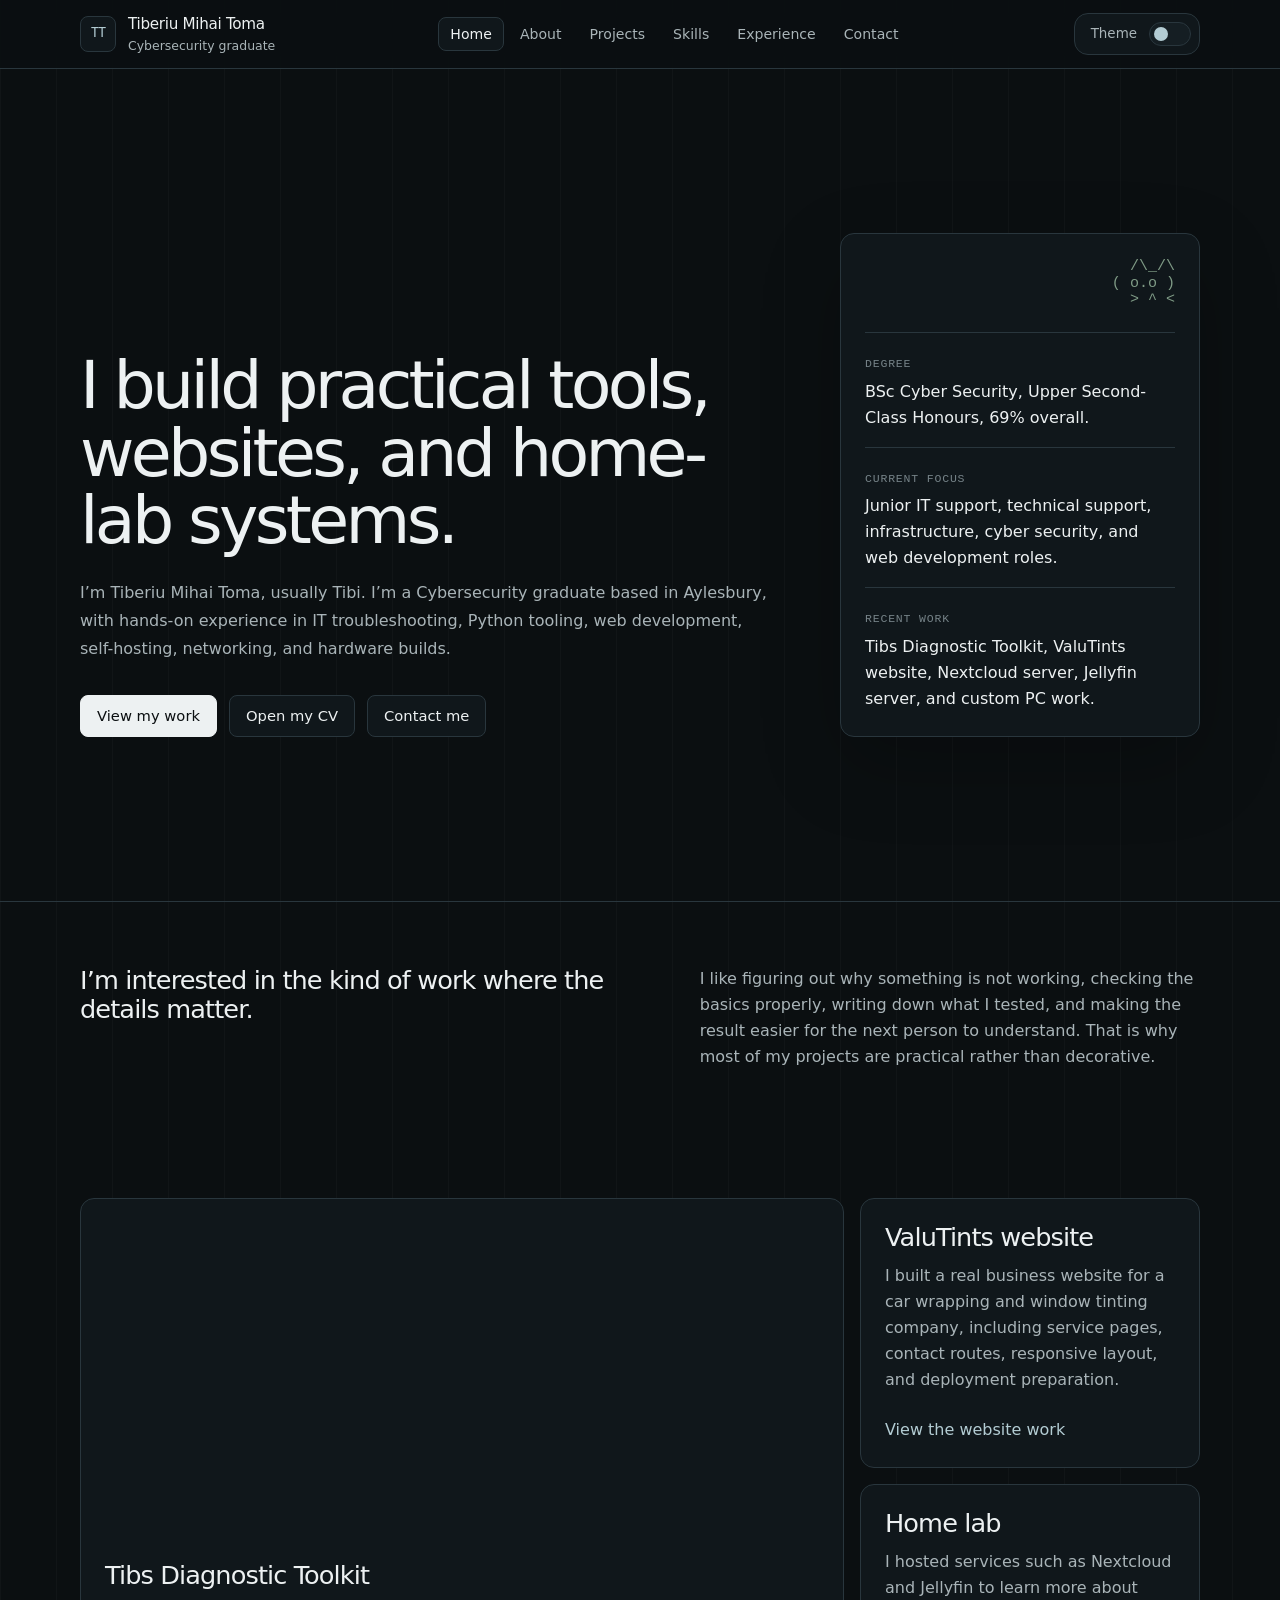
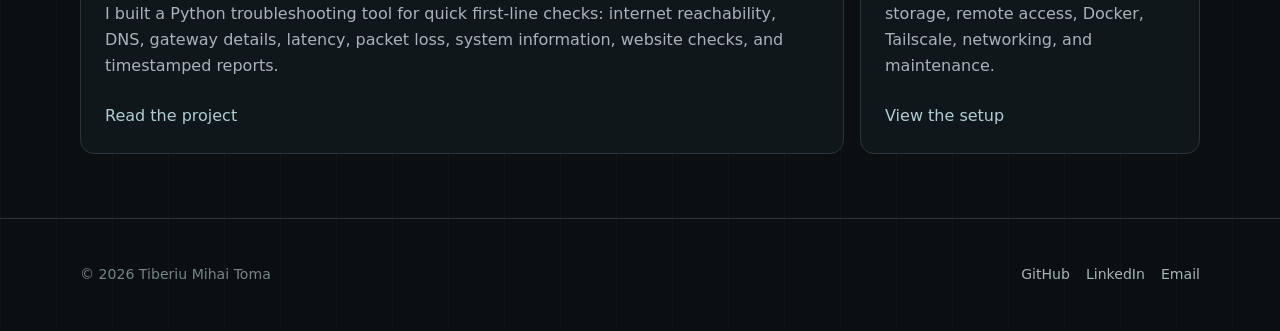
<file: index.html>
<!doctype html>
<html lang="en" data-page="home">
<head>
  <meta charset="utf-8">
  <meta name="viewport" content="width=device-width, initial-scale=1">
  <title>Tiberiu Mihai Toma | Portfolio</title>
  <meta name="description" content="Portfolio for Tiberiu Mihai Toma, a Cybersecurity graduate focused on IT support, diagnostics, self-hosting, web development and practical computing projects.">
  <meta name="author" content="Tiberiu Mihai Toma">
  <meta property="og:title" content="Tiberiu Mihai Toma | Portfolio">
  <meta property="og:description" content="Portfolio for Tiberiu Mihai Toma, a Cybersecurity graduate focused on IT support, diagnostics, self-hosting, web development and practical computing projects.">
  <meta property="og:type" content="website">
  <meta property="og:url" content="https://tibst1.github.io/tibs-portfolio/">
  <link rel="canonical" href="https://tibst1.github.io/tibs-portfolio/">
  <link rel="icon" type="image/svg+xml" href="assets/icons/favicon.svg">
  <link rel="stylesheet" href="assets/css/site.css">
</head>
<body>
  <a class="skip-link" href="#main-content">Skip to content</a>
  
<header class="site-header">
  <div class="container header-grid">
    <a class="brand" href="index.html" aria-label="Tiberiu Mihai Toma home">
      <span class="brand-mark" aria-hidden="true">TT</span>
      <span class="brand-copy">
        <strong>Tiberiu Mihai Toma</strong>
        <small>Cybersecurity graduate</small>
      </span>
    </a>

    <nav class="site-nav" id="site-nav" aria-label="Main navigation">
      <span class="nav-indicator" aria-hidden="true"></span>
      <a href="index.html" data-page="home" aria-current="page">Home</a>
<a href="about.html" data-page="about">About</a>
<a href="projects.html" data-page="projects">Projects</a>
<a href="skills.html" data-page="skills">Skills</a>
<a href="experience.html" data-page="experience">Experience</a>
<a href="contact.html" data-page="contact">Contact</a>
    </nav>

    <div class="header-tools">
      <button class="theme-toggle" type="button" aria-label="Toggle light and dark theme" aria-pressed="false">
        <span class="theme-toggle__text">Theme</span>
        <span class="theme-toggle__track" aria-hidden="true"></span>
      </button>
      <button class="menu-toggle" type="button" aria-label="Open navigation" aria-controls="site-nav" aria-expanded="false">Menu</button>
    </div>
  </div>
</header>


  <main id="main-content">

    <section class="home-hero">
      <div class="container home-grid">
        <div class="hero-copy reveal is-visible">
          <h1>I build practical tools, websites, and home-lab systems.</h1>
          <p class="lead">
            I’m Tiberiu Mihai Toma, usually Tibi. I’m a Cybersecurity graduate based in Aylesbury, with hands-on experience in IT troubleshooting, Python tooling, web development, self-hosting, networking, and hardware builds.
          </p>

          <div class="action-row">
            <a class="button button--solid" href="projects.html">View my work</a>
            <a class="button" href="#" data-cv-link>Open my CV</a>
            <a class="button" href="contact.html">Contact me</a>
          </div>
        </div>

        <aside class="profile-card reveal reveal-delay-1">
          <pre class="cat-art" aria-label="ASCII cat"> /\_/\
( o.o )
 &gt; ^ &lt;</pre>

          <div class="profile-line">
            <span>Degree</span>
            <p>BSc Cyber Security, Upper Second-Class Honours, 69% overall.</p>
          </div>

          <div class="profile-line">
            <span>Current focus</span>
            <p>Junior IT support, technical support, infrastructure, cyber security, and web development roles.</p>
          </div>

          <div class="profile-line">
            <span>Recent work</span>
            <p>Tibs Diagnostic Toolkit, ValuTints website, Nextcloud server, Jellyfin server, and custom PC work.</p>
          </div>
        </aside>
      </div>
    </section>

    <section class="section section-line">
      <div class="container intro-strip reveal">
        <h2>I’m interested in the kind of work where the details matter.</h2>
        <p>
          I like figuring out why something is not working, checking the basics properly, writing down what I tested, and making the result easier for the next person to understand. That is why most of my projects are practical rather than decorative.
        </p>
      </div>
    </section>

    <section class="section">
      <div class="container work-preview-grid">
        <article class="work-preview work-preview--main reveal">
          <h2>Tibs Diagnostic Toolkit</h2>
          <p>
            I built a Python troubleshooting tool for quick first-line checks: internet reachability, DNS, gateway details, latency, packet loss, system information, website checks, and timestamped reports.
          </p>
          <a href="projects.html#diagnostic-toolkit">Read the project</a>
        </article>

        <article class="work-preview reveal reveal-delay-1">
          <h2>ValuTints website</h2>
          <p>I built a real business website for a car wrapping and window tinting company, including service pages, contact routes, responsive layout, and deployment preparation.</p>
          <a href="projects.html#valutints">View the website work</a>
        </article>

        <article class="work-preview reveal reveal-delay-2">
          <h2>Home lab</h2>
          <p>I hosted services such as Nextcloud and Jellyfin to learn more about storage, remote access, Docker, Tailscale, networking, and maintenance.</p>
          <a href="projects.html#nextcloud">View the setup</a>
        </article>
      </div>
    </section>

  </main>

  
<footer class="site-footer">
  <div class="container footer-grid">
    <p>© <span id="year"></span> Tiberiu Mihai Toma</p>
    <div class="footer-links">
      <a href="https://github.com/TibsT1" target="_blank" rel="noopener noreferrer">GitHub</a>
      <a href="https://www.linkedin.com/in/tiberiu-mihai-toma-788a03307/" target="_blank" rel="noopener noreferrer">LinkedIn</a>
      <a href="mailto:tiberiumtoma@gmail.com">Email</a>
    </div>
  </div>
</footer>

  <button class="scroll-top" type="button" aria-label="Scroll back to top">Top</button>
  <div class="theme-wipe" aria-hidden="true"></div>

  <script src="assets/js/site.config.js"></script>
  <script src="assets/js/site.js" defer></script>
</body>
</html>
</file>
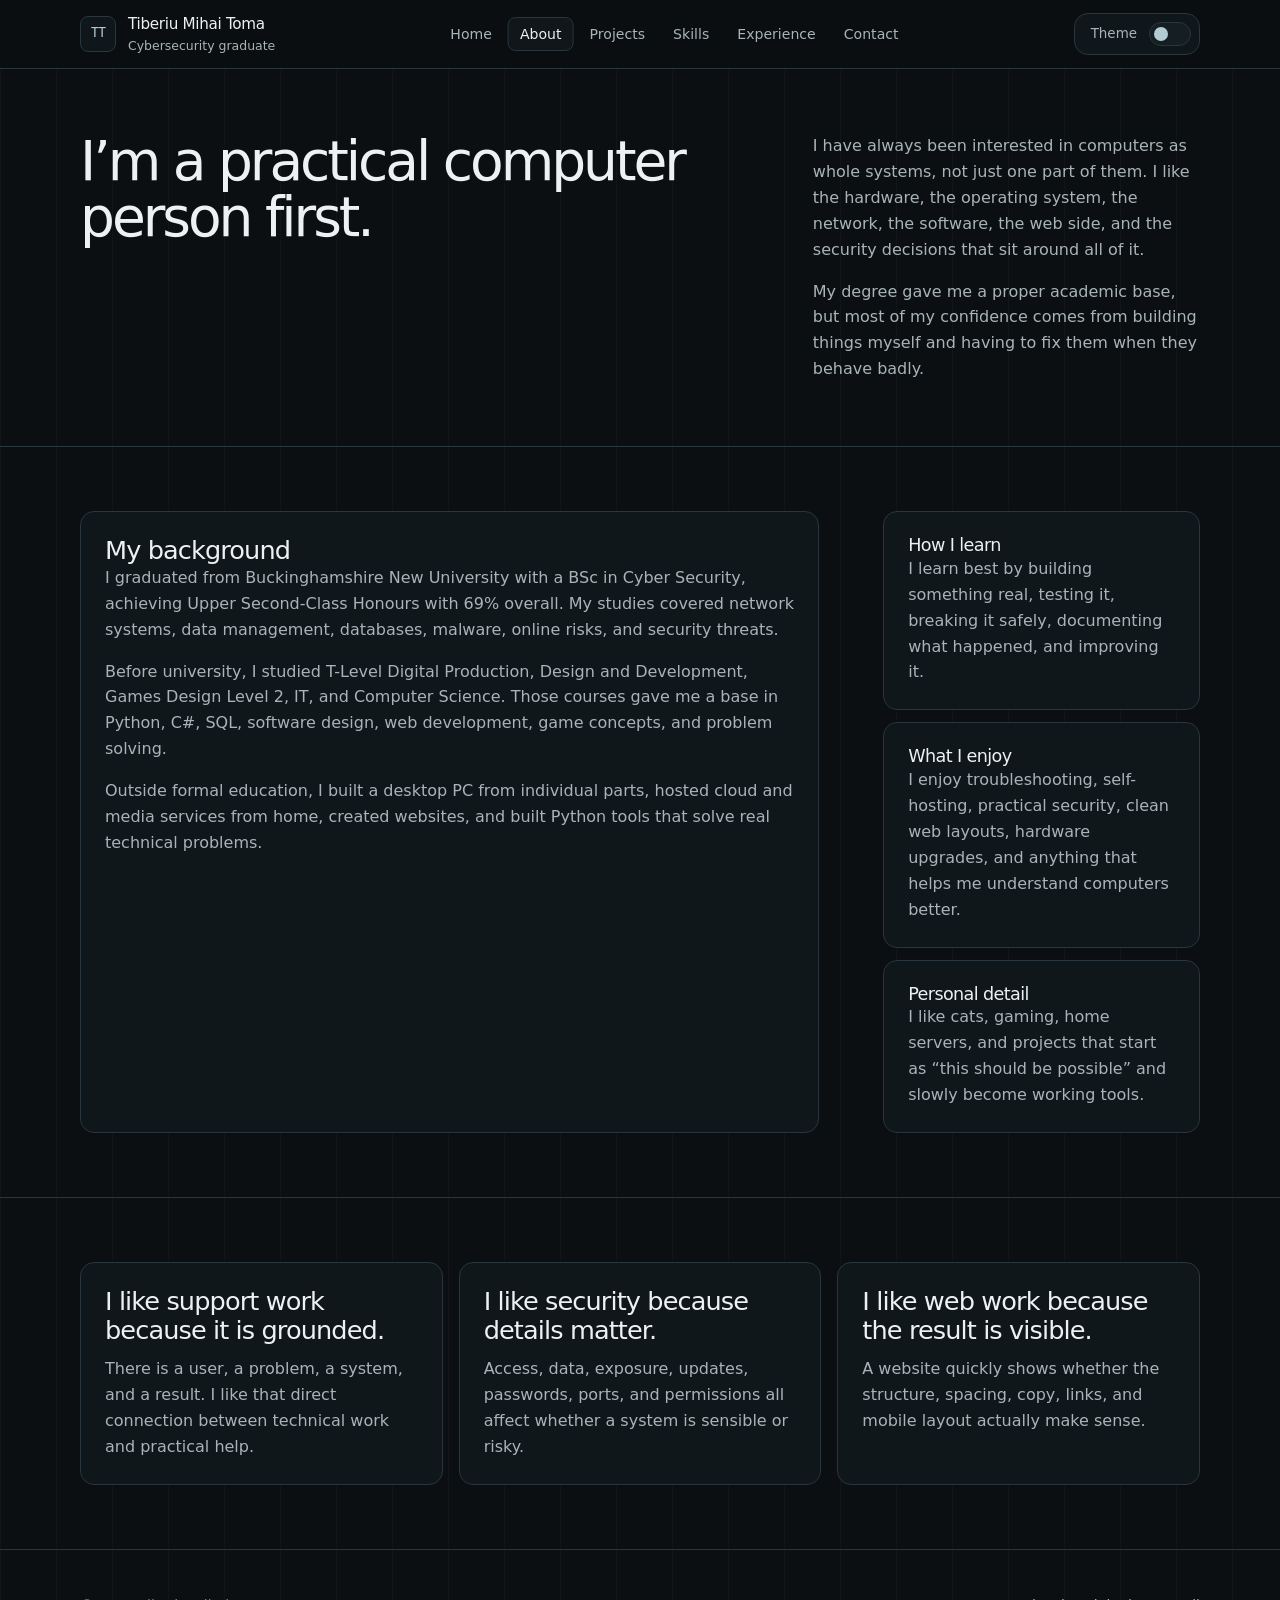
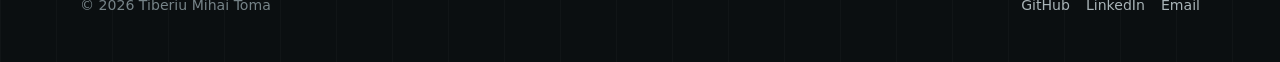
<file: about.html>
<!doctype html>
<html lang="en" data-page="about">
<head>
  <meta charset="utf-8">
  <meta name="viewport" content="width=device-width, initial-scale=1">
  <title>About | Tiberiu Mihai Toma</title>
  <meta name="description" content="About Tiberiu Mihai Toma, including cybersecurity, self-hosting, troubleshooting, web development and practical computing experience.">
  <meta name="author" content="Tiberiu Mihai Toma">
  <meta property="og:title" content="About | Tiberiu Mihai Toma">
  <meta property="og:description" content="About Tiberiu Mihai Toma, including cybersecurity, self-hosting, troubleshooting, web development and practical computing experience.">
  <meta property="og:type" content="website">
  <meta property="og:url" content="https://tibst1.github.io/tibs-portfolio/">
  <link rel="canonical" href="https://tibst1.github.io/tibs-portfolio/">
  <link rel="icon" type="image/svg+xml" href="assets/icons/favicon.svg">
  <link rel="stylesheet" href="assets/css/site.css">
</head>
<body>
  <a class="skip-link" href="#main-content">Skip to content</a>
  
<header class="site-header">
  <div class="container header-grid">
    <a class="brand" href="index.html" aria-label="Tiberiu Mihai Toma home">
      <span class="brand-mark" aria-hidden="true">TT</span>
      <span class="brand-copy">
        <strong>Tiberiu Mihai Toma</strong>
        <small>Cybersecurity graduate</small>
      </span>
    </a>

    <nav class="site-nav" id="site-nav" aria-label="Main navigation">
      <span class="nav-indicator" aria-hidden="true"></span>
      <a href="index.html" data-page="home">Home</a>
<a href="about.html" data-page="about" aria-current="page">About</a>
<a href="projects.html" data-page="projects">Projects</a>
<a href="skills.html" data-page="skills">Skills</a>
<a href="experience.html" data-page="experience">Experience</a>
<a href="contact.html" data-page="contact">Contact</a>
    </nav>

    <div class="header-tools">
      <button class="theme-toggle" type="button" aria-label="Toggle light and dark theme" aria-pressed="false">
        <span class="theme-toggle__text">Theme</span>
        <span class="theme-toggle__track" aria-hidden="true"></span>
      </button>
      <button class="menu-toggle" type="button" aria-label="Open navigation" aria-controls="site-nav" aria-expanded="false">Menu</button>
    </div>
  </div>
</header>


  <main id="main-content">

    <section class="page-intro">
      <div class="container intro-grid">
        <h1 class="reveal is-visible">I’m a practical computer person first.</h1>
        <div class="intro-copy reveal reveal-delay-1">
          <p>
            I have always been interested in computers as whole systems, not just one part of them. I like the hardware, the operating system, the network, the software, the web side, and the security decisions that sit around all of it.
          </p>
          <p>
            My degree gave me a proper academic base, but most of my confidence comes from building things myself and having to fix them when they behave badly.
          </p>
        </div>
      </div>
    </section>

    <section class="section section-line">
      <div class="container about-grid">
        <article class="text-panel reveal">
          <h2>My background</h2>
          <p>
            I graduated from Buckinghamshire New University with a BSc in Cyber Security, achieving Upper Second-Class Honours with 69% overall. My studies covered network systems, data management, databases, malware, online risks, and security threats.
          </p>
          <p>
            Before university, I studied T-Level Digital Production, Design and Development, Games Design Level 2, IT, and Computer Science. Those courses gave me a base in Python, C#, SQL, software design, web development, game concepts, and problem solving.
          </p>
          <p>
            Outside formal education, I built a desktop PC from individual parts, hosted cloud and media services from home, created websites, and built Python tools that solve real technical problems.
          </p>
        </article>

        <aside class="side-notes reveal reveal-delay-1">
          <article>
            <h2>How I learn</h2>
            <p>I learn best by building something real, testing it, breaking it safely, documenting what happened, and improving it.</p>
          </article>
          <article>
            <h2>What I enjoy</h2>
            <p>I enjoy troubleshooting, self-hosting, practical security, clean web layouts, hardware upgrades, and anything that helps me understand computers better.</p>
          </article>
          <article>
            <h2>Personal detail</h2>
            <p>I like cats, gaming, home servers, and projects that start as “this should be possible” and slowly become working tools.</p>
          </article>
        </aside>
      </div>
    </section>

    <section class="section section-line">
      <div class="container three-grid">
        <article class="compact-card reveal">
          <h2>I like support work because it is grounded.</h2>
          <p>There is a user, a problem, a system, and a result. I like that direct connection between technical work and practical help.</p>
        </article>
        <article class="compact-card reveal reveal-delay-1">
          <h2>I like security because details matter.</h2>
          <p>Access, data, exposure, updates, passwords, ports, and permissions all affect whether a system is sensible or risky.</p>
        </article>
        <article class="compact-card reveal reveal-delay-2">
          <h2>I like web work because the result is visible.</h2>
          <p>A website quickly shows whether the structure, spacing, copy, links, and mobile layout actually make sense.</p>
        </article>
      </div>
    </section>

  </main>

  
<footer class="site-footer">
  <div class="container footer-grid">
    <p>© <span id="year"></span> Tiberiu Mihai Toma</p>
    <div class="footer-links">
      <a href="https://github.com/TibsT1" target="_blank" rel="noopener noreferrer">GitHub</a>
      <a href="https://www.linkedin.com/in/tiberiu-mihai-toma-788a03307/" target="_blank" rel="noopener noreferrer">LinkedIn</a>
      <a href="mailto:tiberiumtoma@gmail.com">Email</a>
    </div>
  </div>
</footer>

  <button class="scroll-top" type="button" aria-label="Scroll back to top">Top</button>
  <div class="theme-wipe" aria-hidden="true"></div>

  <script src="assets/js/site.config.js"></script>
  <script src="assets/js/site.js" defer></script>
</body>
</html>
</file>
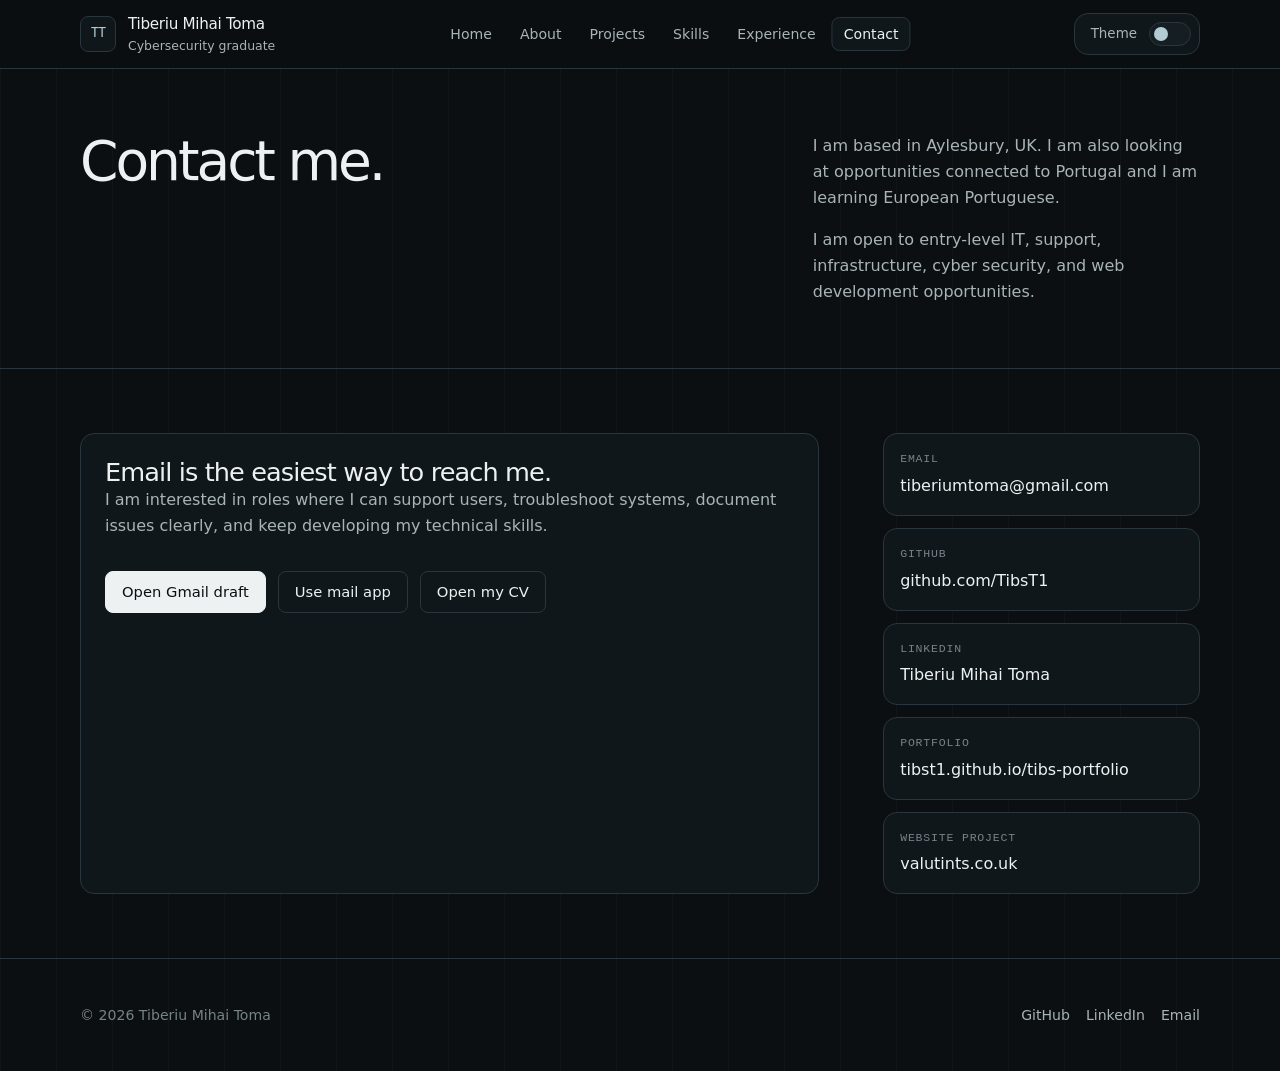
<file: contact.html>
<!doctype html>
<html lang="en" data-page="contact">
<head>
  <meta charset="utf-8">
  <meta name="viewport" content="width=device-width, initial-scale=1">
  <title>Contact | Tiberiu Mihai Toma</title>
  <meta name="description" content="Contact page for Tiberiu Mihai Toma with email, GitHub, LinkedIn and portfolio links.">
  <meta name="author" content="Tiberiu Mihai Toma">
  <meta property="og:title" content="Contact | Tiberiu Mihai Toma">
  <meta property="og:description" content="Contact page for Tiberiu Mihai Toma with email, GitHub, LinkedIn and portfolio links.">
  <meta property="og:type" content="website">
  <meta property="og:url" content="https://tibst1.github.io/tibs-portfolio/">
  <link rel="canonical" href="https://tibst1.github.io/tibs-portfolio/">
  <link rel="icon" type="image/svg+xml" href="assets/icons/favicon.svg">
  <link rel="stylesheet" href="assets/css/site.css">
</head>
<body>
  <a class="skip-link" href="#main-content">Skip to content</a>
  
<header class="site-header">
  <div class="container header-grid">
    <a class="brand" href="index.html" aria-label="Tiberiu Mihai Toma home">
      <span class="brand-mark" aria-hidden="true">TT</span>
      <span class="brand-copy">
        <strong>Tiberiu Mihai Toma</strong>
        <small>Cybersecurity graduate</small>
      </span>
    </a>

    <nav class="site-nav" id="site-nav" aria-label="Main navigation">
      <span class="nav-indicator" aria-hidden="true"></span>
      <a href="index.html" data-page="home">Home</a>
<a href="about.html" data-page="about">About</a>
<a href="projects.html" data-page="projects">Projects</a>
<a href="skills.html" data-page="skills">Skills</a>
<a href="experience.html" data-page="experience">Experience</a>
<a href="contact.html" data-page="contact" aria-current="page">Contact</a>
    </nav>

    <div class="header-tools">
      <button class="theme-toggle" type="button" aria-label="Toggle light and dark theme" aria-pressed="false">
        <span class="theme-toggle__text">Theme</span>
        <span class="theme-toggle__track" aria-hidden="true"></span>
      </button>
      <button class="menu-toggle" type="button" aria-label="Open navigation" aria-controls="site-nav" aria-expanded="false">Menu</button>
    </div>
  </div>
</header>


  <main id="main-content">

    <section class="page-intro">
      <div class="container intro-grid">
        <h1 class="reveal is-visible">Contact me.</h1>
        <div class="intro-copy reveal reveal-delay-1">
          <p>
            I am based in Aylesbury, UK. I am also looking at opportunities connected to Portugal and I am learning European Portuguese.
          </p>
          <p>
            I am open to entry-level IT, support, infrastructure, cyber security, and web development opportunities.
          </p>
        </div>
      </div>
    </section>

    <section class="section section-line">
      <div class="container contact-grid">
        <article class="contact-panel reveal">
          <h2>Email is the easiest way to reach me.</h2>
          <p>
            I am interested in roles where I can support users, troubleshoot systems, document issues clearly, and keep developing my technical skills.
          </p>

          <div class="action-row">
            <a class="button button--solid" href="https://mail.google.com/mail/?view=cm&fs=1&to=tiberiumtoma%40gmail.com&su=Portfolio%20Contact&body=Hi%20Tiberiu%2C%0A%0AI%20found%20your%20portfolio%20and%20wanted%20to%20contact%20you." target="_blank" rel="noopener noreferrer">Open Gmail draft</a>
            <a class="button" href="mailto:tiberiumtoma@gmail.com">Use mail app</a>
            <a class="button" href="#" data-cv-link>Open my CV</a>
          </div>
        </article>

        <aside class="contact-list reveal reveal-delay-1">
          <a href="mailto:tiberiumtoma@gmail.com"><span>Email</span><strong>tiberiumtoma@gmail.com</strong></a>
          <a href="https://github.com/TibsT1" target="_blank" rel="noopener noreferrer"><span>GitHub</span><strong>github.com/TibsT1</strong></a>
          <a href="https://www.linkedin.com/in/tiberiu-mihai-toma-788a03307/" target="_blank" rel="noopener noreferrer"><span>LinkedIn</span><strong>Tiberiu Mihai Toma</strong></a>
          <a href="https://tibst1.github.io/tibs-portfolio/" target="_blank" rel="noopener noreferrer"><span>Portfolio</span><strong>tibst1.github.io/tibs-portfolio</strong></a>
          <a href="https://valutints.co.uk" target="_blank" rel="noopener noreferrer"><span>Website project</span><strong>valutints.co.uk</strong></a>
        </aside>
      </div>
    </section>

  </main>

  
<footer class="site-footer">
  <div class="container footer-grid">
    <p>© <span id="year"></span> Tiberiu Mihai Toma</p>
    <div class="footer-links">
      <a href="https://github.com/TibsT1" target="_blank" rel="noopener noreferrer">GitHub</a>
      <a href="https://www.linkedin.com/in/tiberiu-mihai-toma-788a03307/" target="_blank" rel="noopener noreferrer">LinkedIn</a>
      <a href="mailto:tiberiumtoma@gmail.com">Email</a>
    </div>
  </div>
</footer>

  <button class="scroll-top" type="button" aria-label="Scroll back to top">Top</button>
  <div class="theme-wipe" aria-hidden="true"></div>

  <script src="assets/js/site.config.js"></script>
  <script src="assets/js/site.js" defer></script>
</body>
</html>
</file>
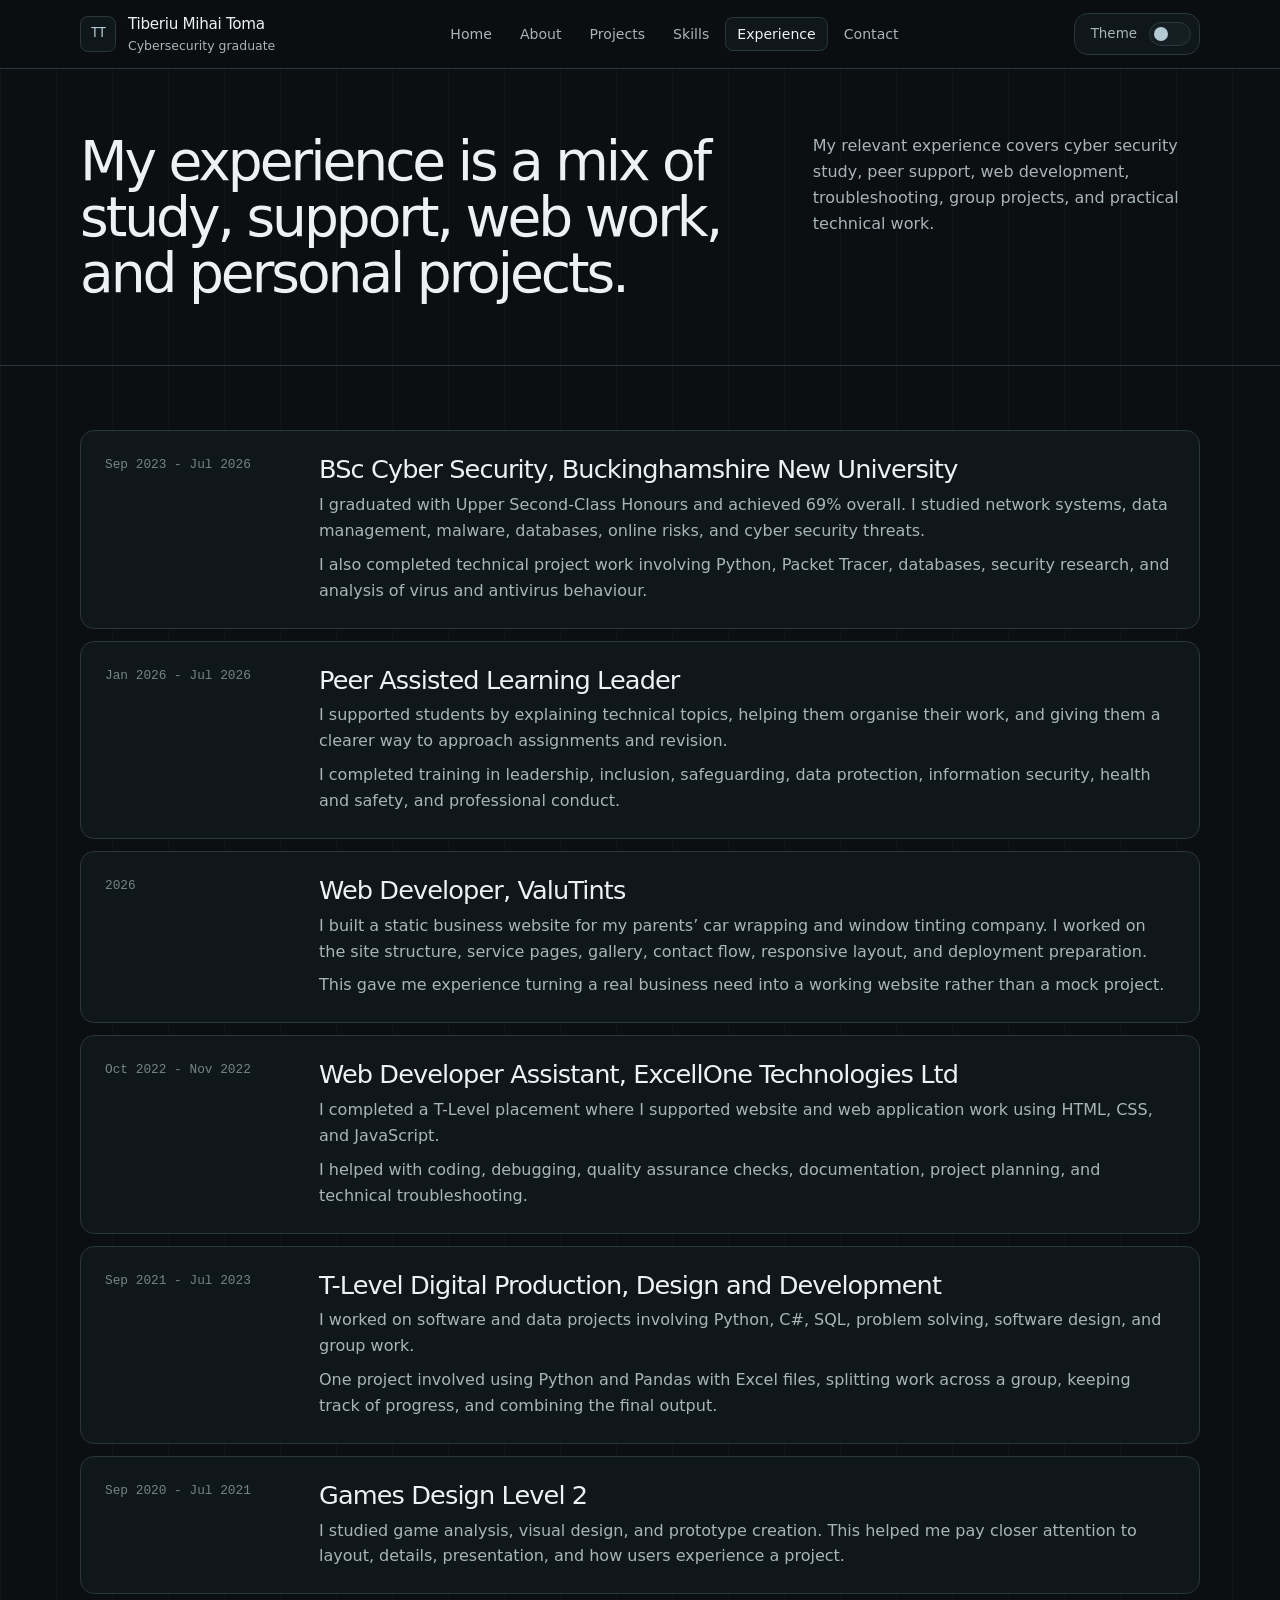
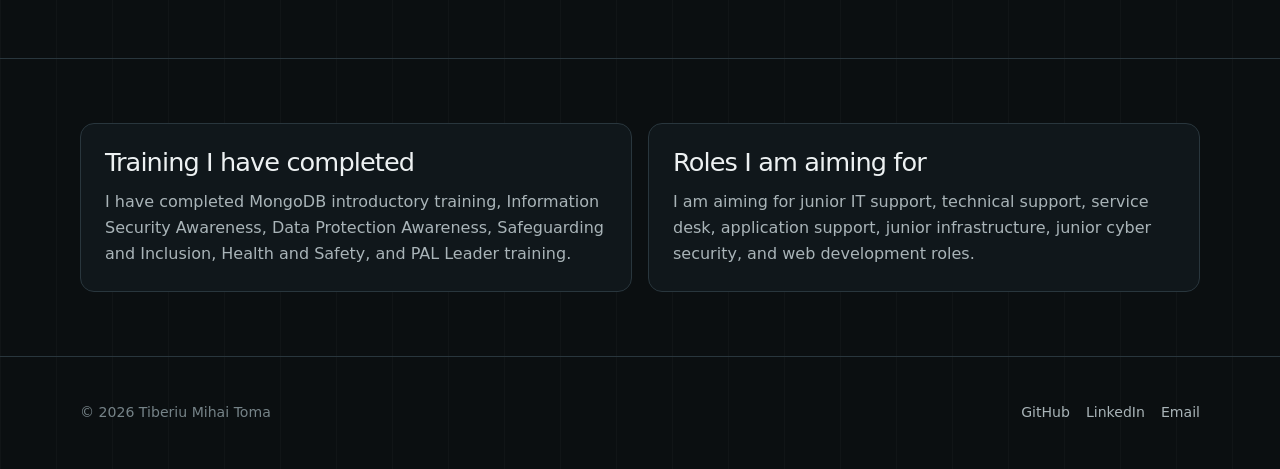
<file: experience.html>
<!doctype html>
<html lang="en" data-page="experience">
<head>
  <meta charset="utf-8">
  <meta name="viewport" content="width=device-width, initial-scale=1">
  <title>Experience | Tiberiu Mihai Toma</title>
  <meta name="description" content="Education, training and relevant technical experience for Tiberiu Mihai Toma.">
  <meta name="author" content="Tiberiu Mihai Toma">
  <meta property="og:title" content="Experience | Tiberiu Mihai Toma">
  <meta property="og:description" content="Education, training and relevant technical experience for Tiberiu Mihai Toma.">
  <meta property="og:type" content="website">
  <meta property="og:url" content="https://tibst1.github.io/tibs-portfolio/">
  <link rel="canonical" href="https://tibst1.github.io/tibs-portfolio/">
  <link rel="icon" type="image/svg+xml" href="assets/icons/favicon.svg">
  <link rel="stylesheet" href="assets/css/site.css">
</head>
<body>
  <a class="skip-link" href="#main-content">Skip to content</a>
  
<header class="site-header">
  <div class="container header-grid">
    <a class="brand" href="index.html" aria-label="Tiberiu Mihai Toma home">
      <span class="brand-mark" aria-hidden="true">TT</span>
      <span class="brand-copy">
        <strong>Tiberiu Mihai Toma</strong>
        <small>Cybersecurity graduate</small>
      </span>
    </a>

    <nav class="site-nav" id="site-nav" aria-label="Main navigation">
      <span class="nav-indicator" aria-hidden="true"></span>
      <a href="index.html" data-page="home">Home</a>
<a href="about.html" data-page="about">About</a>
<a href="projects.html" data-page="projects">Projects</a>
<a href="skills.html" data-page="skills">Skills</a>
<a href="experience.html" data-page="experience" aria-current="page">Experience</a>
<a href="contact.html" data-page="contact">Contact</a>
    </nav>

    <div class="header-tools">
      <button class="theme-toggle" type="button" aria-label="Toggle light and dark theme" aria-pressed="false">
        <span class="theme-toggle__text">Theme</span>
        <span class="theme-toggle__track" aria-hidden="true"></span>
      </button>
      <button class="menu-toggle" type="button" aria-label="Open navigation" aria-controls="site-nav" aria-expanded="false">Menu</button>
    </div>
  </div>
</header>


  <main id="main-content">

    <section class="page-intro">
      <div class="container intro-grid">
        <h1 class="reveal is-visible">My experience is a mix of study, support, web work, and personal projects.</h1>
        <div class="intro-copy reveal reveal-delay-1">
          <p>
            My relevant experience covers cyber security study, peer support, web development, troubleshooting, group projects, and practical technical work.
          </p>
        </div>
      </div>
    </section>

    <section class="section section-line">
      <div class="container timeline">
        <article class="timeline-item reveal">
          <time>Sep 2023 - Jul 2026</time>
          <div>
            <h2>BSc Cyber Security, Buckinghamshire New University</h2>
            <p>I graduated with Upper Second-Class Honours and achieved 69% overall. I studied network systems, data management, malware, databases, online risks, and cyber security threats.</p>
            <p>I also completed technical project work involving Python, Packet Tracer, databases, security research, and analysis of virus and antivirus behaviour.</p>
          </div>
        </article>

        <article class="timeline-item reveal reveal-delay-1">
          <time>Jan 2026 - Jul 2026</time>
          <div>
            <h2>Peer Assisted Learning Leader</h2>
            <p>I supported students by explaining technical topics, helping them organise their work, and giving them a clearer way to approach assignments and revision.</p>
            <p>I completed training in leadership, inclusion, safeguarding, data protection, information security, health and safety, and professional conduct.</p>
          </div>
        </article>

        <article class="timeline-item reveal reveal-delay-2">
          <time>2026</time>
          <div>
            <h2>Web Developer, ValuTints</h2>
            <p>I built a static business website for my parents’ car wrapping and window tinting company. I worked on the site structure, service pages, gallery, contact flow, responsive layout, and deployment preparation.</p>
            <p>This gave me experience turning a real business need into a working website rather than a mock project.</p>
          </div>
        </article>

        <article class="timeline-item reveal">
          <time>Oct 2022 - Nov 2022</time>
          <div>
            <h2>Web Developer Assistant, ExcellOne Technologies Ltd</h2>
            <p>I completed a T-Level placement where I supported website and web application work using HTML, CSS, and JavaScript.</p>
            <p>I helped with coding, debugging, quality assurance checks, documentation, project planning, and technical troubleshooting.</p>
          </div>
        </article>

        <article class="timeline-item reveal reveal-delay-1">
          <time>Sep 2021 - Jul 2023</time>
          <div>
            <h2>T-Level Digital Production, Design and Development</h2>
            <p>I worked on software and data projects involving Python, C#, SQL, problem solving, software design, and group work.</p>
            <p>One project involved using Python and Pandas with Excel files, splitting work across a group, keeping track of progress, and combining the final output.</p>
          </div>
        </article>

        <article class="timeline-item reveal reveal-delay-2">
          <time>Sep 2020 - Jul 2021</time>
          <div>
            <h2>Games Design Level 2</h2>
            <p>I studied game analysis, visual design, and prototype creation. This helped me pay closer attention to layout, details, presentation, and how users experience a project.</p>
          </div>
        </article>
      </div>
    </section>

    <section class="section section-line">
      <div class="container two-grid">
        <article class="compact-card reveal">
          <h2>Training I have completed</h2>
          <p>I have completed MongoDB introductory training, Information Security Awareness, Data Protection Awareness, Safeguarding and Inclusion, Health and Safety, and PAL Leader training.</p>
        </article>
        <article class="compact-card reveal reveal-delay-1">
          <h2>Roles I am aiming for</h2>
          <p>I am aiming for junior IT support, technical support, service desk, application support, junior infrastructure, junior cyber security, and web development roles.</p>
        </article>
      </div>
    </section>

  </main>

  
<footer class="site-footer">
  <div class="container footer-grid">
    <p>© <span id="year"></span> Tiberiu Mihai Toma</p>
    <div class="footer-links">
      <a href="https://github.com/TibsT1" target="_blank" rel="noopener noreferrer">GitHub</a>
      <a href="https://www.linkedin.com/in/tiberiu-mihai-toma-788a03307/" target="_blank" rel="noopener noreferrer">LinkedIn</a>
      <a href="mailto:tiberiumtoma@gmail.com">Email</a>
    </div>
  </div>
</footer>

  <button class="scroll-top" type="button" aria-label="Scroll back to top">Top</button>
  <div class="theme-wipe" aria-hidden="true"></div>

  <script src="assets/js/site.config.js"></script>
  <script src="assets/js/site.js" defer></script>
</body>
</html>
</file>
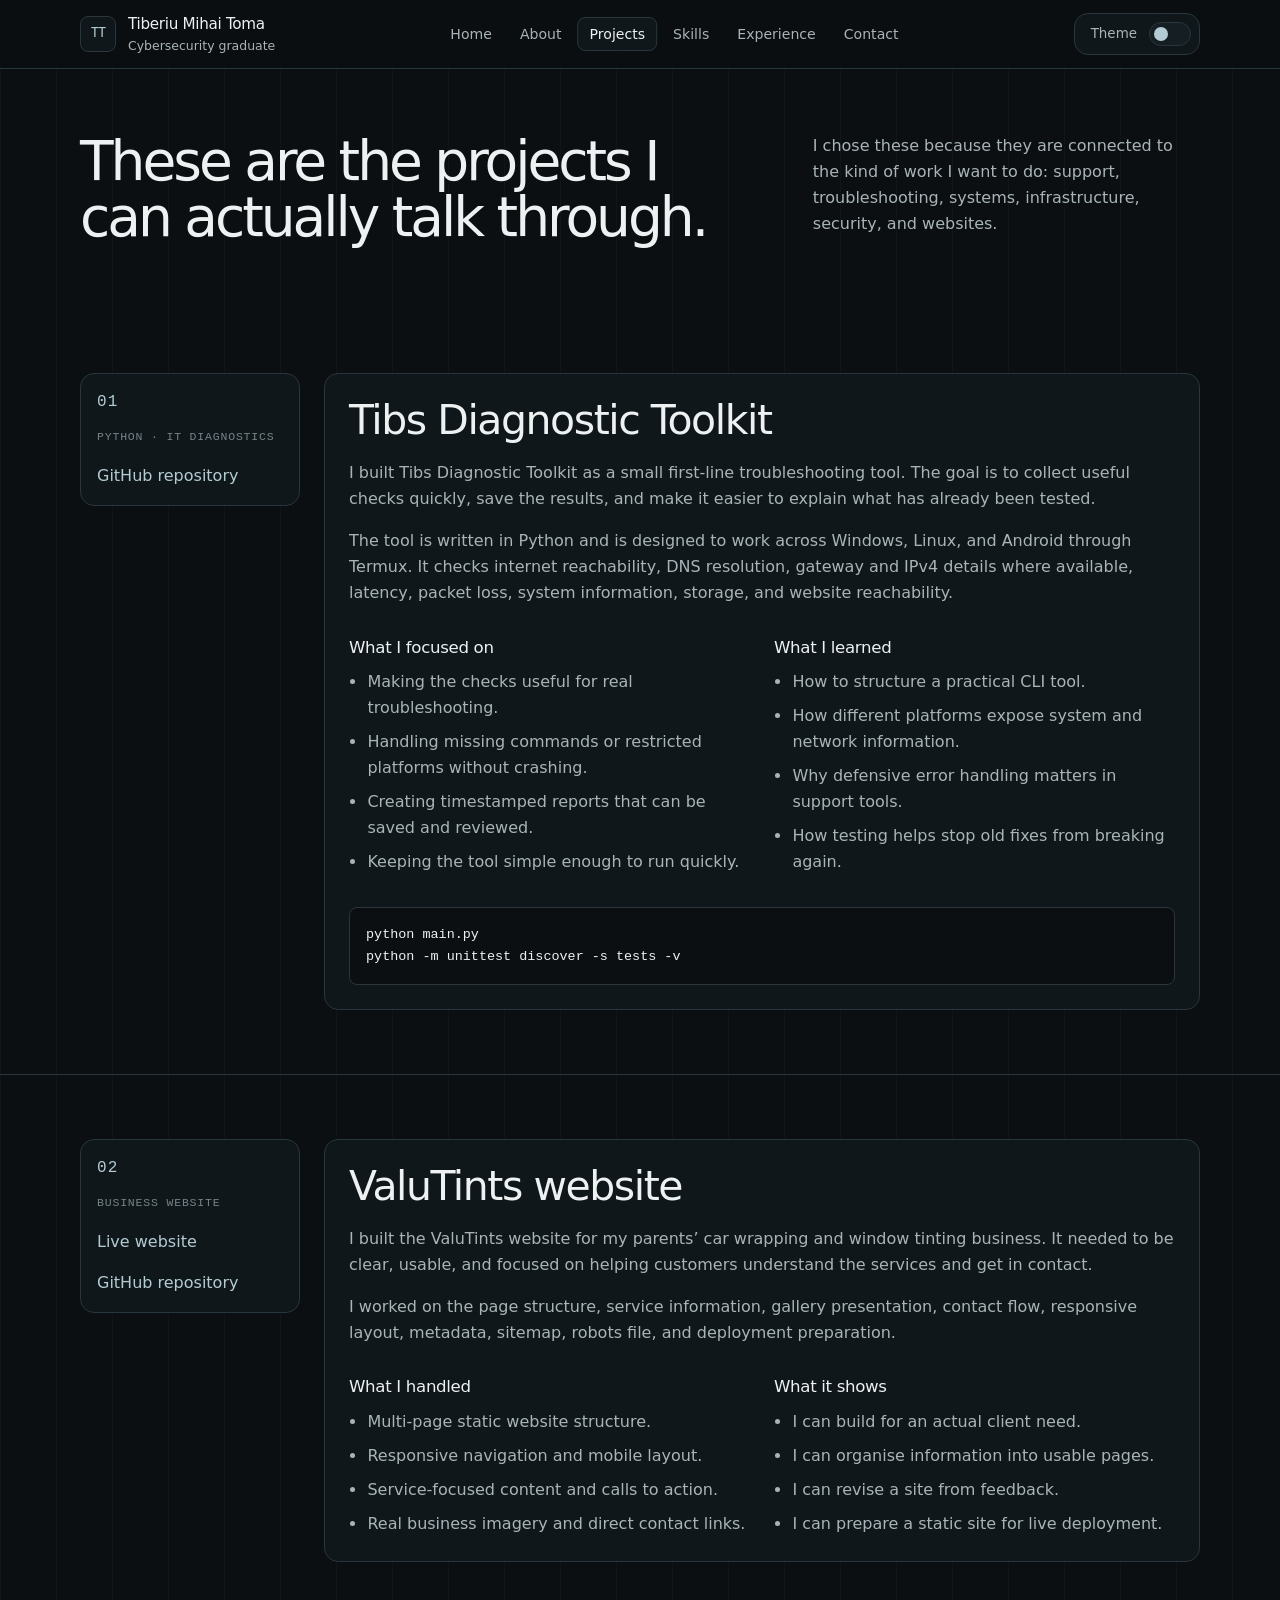
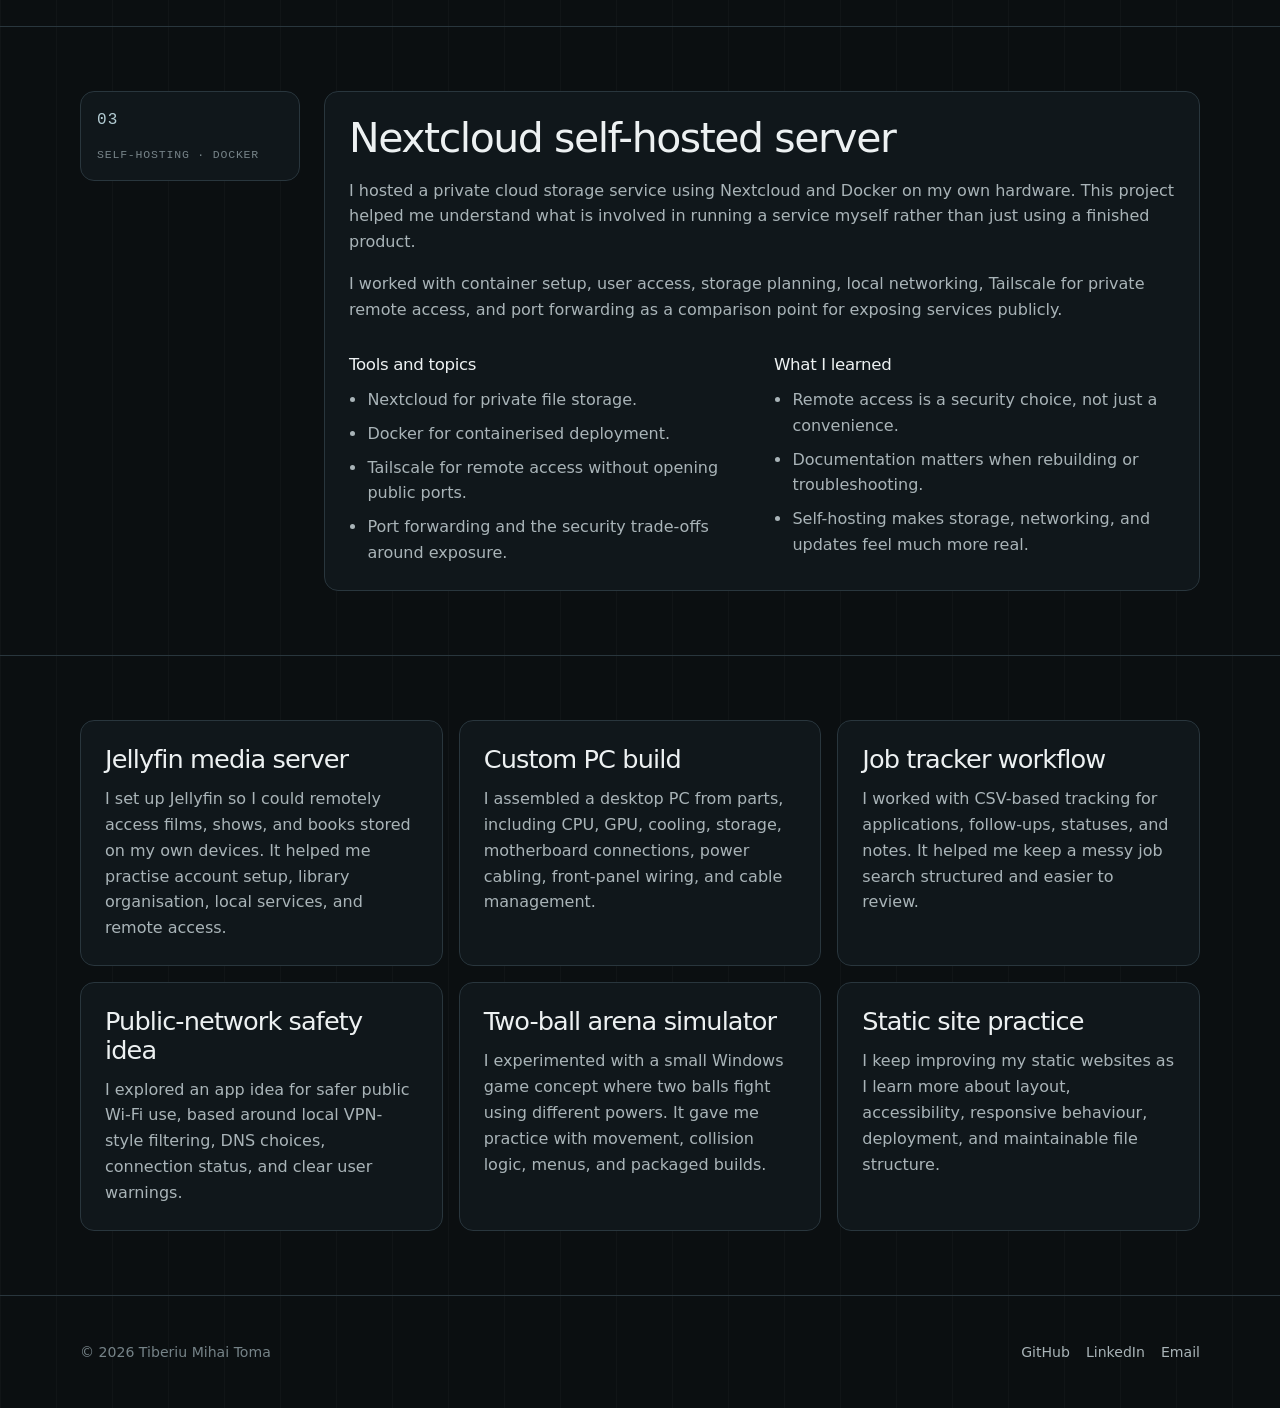
<file: projects.html>
<!doctype html>
<html lang="en" data-page="projects">
<head>
  <meta charset="utf-8">
  <meta name="viewport" content="width=device-width, initial-scale=1">
  <title>Projects | Tiberiu Mihai Toma</title>
  <meta name="description" content="Projects by Tiberiu Mihai Toma, including Tibs Diagnostic Toolkit, ValuTints, Nextcloud, Jellyfin and custom PC building.">
  <meta name="author" content="Tiberiu Mihai Toma">
  <meta property="og:title" content="Projects | Tiberiu Mihai Toma">
  <meta property="og:description" content="Projects by Tiberiu Mihai Toma, including Tibs Diagnostic Toolkit, ValuTints, Nextcloud, Jellyfin and custom PC building.">
  <meta property="og:type" content="website">
  <meta property="og:url" content="https://tibst1.github.io/tibs-portfolio/">
  <link rel="canonical" href="https://tibst1.github.io/tibs-portfolio/">
  <link rel="icon" type="image/svg+xml" href="assets/icons/favicon.svg">
  <link rel="stylesheet" href="assets/css/site.css">
</head>
<body>
  <a class="skip-link" href="#main-content">Skip to content</a>
  
<header class="site-header">
  <div class="container header-grid">
    <a class="brand" href="index.html" aria-label="Tiberiu Mihai Toma home">
      <span class="brand-mark" aria-hidden="true">TT</span>
      <span class="brand-copy">
        <strong>Tiberiu Mihai Toma</strong>
        <small>Cybersecurity graduate</small>
      </span>
    </a>

    <nav class="site-nav" id="site-nav" aria-label="Main navigation">
      <span class="nav-indicator" aria-hidden="true"></span>
      <a href="index.html" data-page="home">Home</a>
<a href="about.html" data-page="about">About</a>
<a href="projects.html" data-page="projects" aria-current="page">Projects</a>
<a href="skills.html" data-page="skills">Skills</a>
<a href="experience.html" data-page="experience">Experience</a>
<a href="contact.html" data-page="contact">Contact</a>
    </nav>

    <div class="header-tools">
      <button class="theme-toggle" type="button" aria-label="Toggle light and dark theme" aria-pressed="false">
        <span class="theme-toggle__text">Theme</span>
        <span class="theme-toggle__track" aria-hidden="true"></span>
      </button>
      <button class="menu-toggle" type="button" aria-label="Open navigation" aria-controls="site-nav" aria-expanded="false">Menu</button>
    </div>
  </div>
</header>


  <main id="main-content">

    <section class="page-intro">
      <div class="container intro-grid">
        <h1 class="reveal is-visible">These are the projects I can actually talk through.</h1>
        <div class="intro-copy reveal reveal-delay-1">
          <p>
            I chose these because they are connected to the kind of work I want to do: support, troubleshooting, systems, infrastructure, security, and websites.
          </p>
        </div>
      </div>
    </section>

    <section id="diagnostic-toolkit" class="case-study case-study--first">
      <div class="container case-grid">
        <aside class="case-sidebar reveal">
          <span>01</span>
          <p>Python · IT diagnostics</p>
          <a href="https://github.com/TibsT1/tibs-diagnostic-toolkit" target="_blank" rel="noopener noreferrer">GitHub repository</a>
        </aside>

        <article class="case-body reveal reveal-delay-1">
          <h2>Tibs Diagnostic Toolkit</h2>
          <p>
            I built Tibs Diagnostic Toolkit as a small first-line troubleshooting tool. The goal is to collect useful checks quickly, save the results, and make it easier to explain what has already been tested.
          </p>
          <p>
            The tool is written in Python and is designed to work across Windows, Linux, and Android through Termux. It checks internet reachability, DNS resolution, gateway and IPv4 details where available, latency, packet loss, system information, storage, and website reachability.
          </p>

          <div class="case-columns">
            <div>
              <h3>What I focused on</h3>
              <ul>
                <li>Making the checks useful for real troubleshooting.</li>
                <li>Handling missing commands or restricted platforms without crashing.</li>
                <li>Creating timestamped reports that can be saved and reviewed.</li>
                <li>Keeping the tool simple enough to run quickly.</li>
              </ul>
            </div>
            <div>
              <h3>What I learned</h3>
              <ul>
                <li>How to structure a practical CLI tool.</li>
                <li>How different platforms expose system and network information.</li>
                <li>Why defensive error handling matters in support tools.</li>
                <li>How testing helps stop old fixes from breaking again.</li>
              </ul>
            </div>
          </div>

          <pre class="command-box">python main.py
python -m unittest discover -s tests -v</pre>
        </article>
      </div>
    </section>

    <section id="valutints" class="case-study">
      <div class="container case-grid">
        <aside class="case-sidebar reveal">
          <span>02</span>
          <p>Business website</p>
          <a href="https://valutints.co.uk" target="_blank" rel="noopener noreferrer">Live website</a>
          <a href="https://github.com/TibsT1/valu-tints-website-previews" target="_blank" rel="noopener noreferrer">GitHub repository</a>
        </aside>

        <article class="case-body reveal reveal-delay-1">
          <h2>ValuTints website</h2>
          <p>
            I built the ValuTints website for my parents’ car wrapping and window tinting business. It needed to be clear, usable, and focused on helping customers understand the services and get in contact.
          </p>
          <p>
            I worked on the page structure, service information, gallery presentation, contact flow, responsive layout, metadata, sitemap, robots file, and deployment preparation.
          </p>

          <div class="case-columns">
            <div>
              <h3>What I handled</h3>
              <ul>
                <li>Multi-page static website structure.</li>
                <li>Responsive navigation and mobile layout.</li>
                <li>Service-focused content and calls to action.</li>
                <li>Real business imagery and direct contact links.</li>
              </ul>
            </div>
            <div>
              <h3>What it shows</h3>
              <ul>
                <li>I can build for an actual client need.</li>
                <li>I can organise information into usable pages.</li>
                <li>I can revise a site from feedback.</li>
                <li>I can prepare a static site for live deployment.</li>
              </ul>
            </div>
          </div>
        </article>
      </div>
    </section>

    <section id="nextcloud" class="case-study">
      <div class="container case-grid">
        <aside class="case-sidebar reveal">
          <span>03</span>
          <p>Self-hosting · Docker</p>
        </aside>

        <article class="case-body reveal reveal-delay-1">
          <h2>Nextcloud self-hosted server</h2>
          <p>
            I hosted a private cloud storage service using Nextcloud and Docker on my own hardware. This project helped me understand what is involved in running a service myself rather than just using a finished product.
          </p>
          <p>
            I worked with container setup, user access, storage planning, local networking, Tailscale for private remote access, and port forwarding as a comparison point for exposing services publicly.
          </p>

          <div class="case-columns">
            <div>
              <h3>Tools and topics</h3>
              <ul>
                <li>Nextcloud for private file storage.</li>
                <li>Docker for containerised deployment.</li>
                <li>Tailscale for remote access without opening public ports.</li>
                <li>Port forwarding and the security trade-offs around exposure.</li>
              </ul>
            </div>
            <div>
              <h3>What I learned</h3>
              <ul>
                <li>Remote access is a security choice, not just a convenience.</li>
                <li>Documentation matters when rebuilding or troubleshooting.</li>
                <li>Self-hosting makes storage, networking, and updates feel much more real.</li>
              </ul>
            </div>
          </div>
        </article>
      </div>
    </section>

    <section class="section section-line">
      <div class="container lab-grid">
        <article class="lab-card reveal">
          <h2>Jellyfin media server</h2>
          <p>I set up Jellyfin so I could remotely access films, shows, and books stored on my own devices. It helped me practise account setup, library organisation, local services, and remote access.</p>
        </article>
        <article class="lab-card reveal reveal-delay-1">
          <h2>Custom PC build</h2>
          <p>I assembled a desktop PC from parts, including CPU, GPU, cooling, storage, motherboard connections, power cabling, front-panel wiring, and cable management.</p>
        </article>
        <article class="lab-card reveal reveal-delay-2">
          <h2>Job tracker workflow</h2>
          <p>I worked with CSV-based tracking for applications, follow-ups, statuses, and notes. It helped me keep a messy job search structured and easier to review.</p>
        </article>
        <article class="lab-card reveal">
          <h2>Public-network safety idea</h2>
          <p>I explored an app idea for safer public Wi-Fi use, based around local VPN-style filtering, DNS choices, connection status, and clear user warnings.</p>
        </article>
        <article class="lab-card reveal reveal-delay-1">
          <h2>Two-ball arena simulator</h2>
          <p>I experimented with a small Windows game concept where two balls fight using different powers. It gave me practice with movement, collision logic, menus, and packaged builds.</p>
        </article>
        <article class="lab-card reveal reveal-delay-2">
          <h2>Static site practice</h2>
          <p>I keep improving my static websites as I learn more about layout, accessibility, responsive behaviour, deployment, and maintainable file structure.</p>
        </article>
      </div>
    </section>

  </main>

  
<footer class="site-footer">
  <div class="container footer-grid">
    <p>© <span id="year"></span> Tiberiu Mihai Toma</p>
    <div class="footer-links">
      <a href="https://github.com/TibsT1" target="_blank" rel="noopener noreferrer">GitHub</a>
      <a href="https://www.linkedin.com/in/tiberiu-mihai-toma-788a03307/" target="_blank" rel="noopener noreferrer">LinkedIn</a>
      <a href="mailto:tiberiumtoma@gmail.com">Email</a>
    </div>
  </div>
</footer>

  <button class="scroll-top" type="button" aria-label="Scroll back to top">Top</button>
  <div class="theme-wipe" aria-hidden="true"></div>

  <script src="assets/js/site.config.js"></script>
  <script src="assets/js/site.js" defer></script>
</body>
</html>
</file>
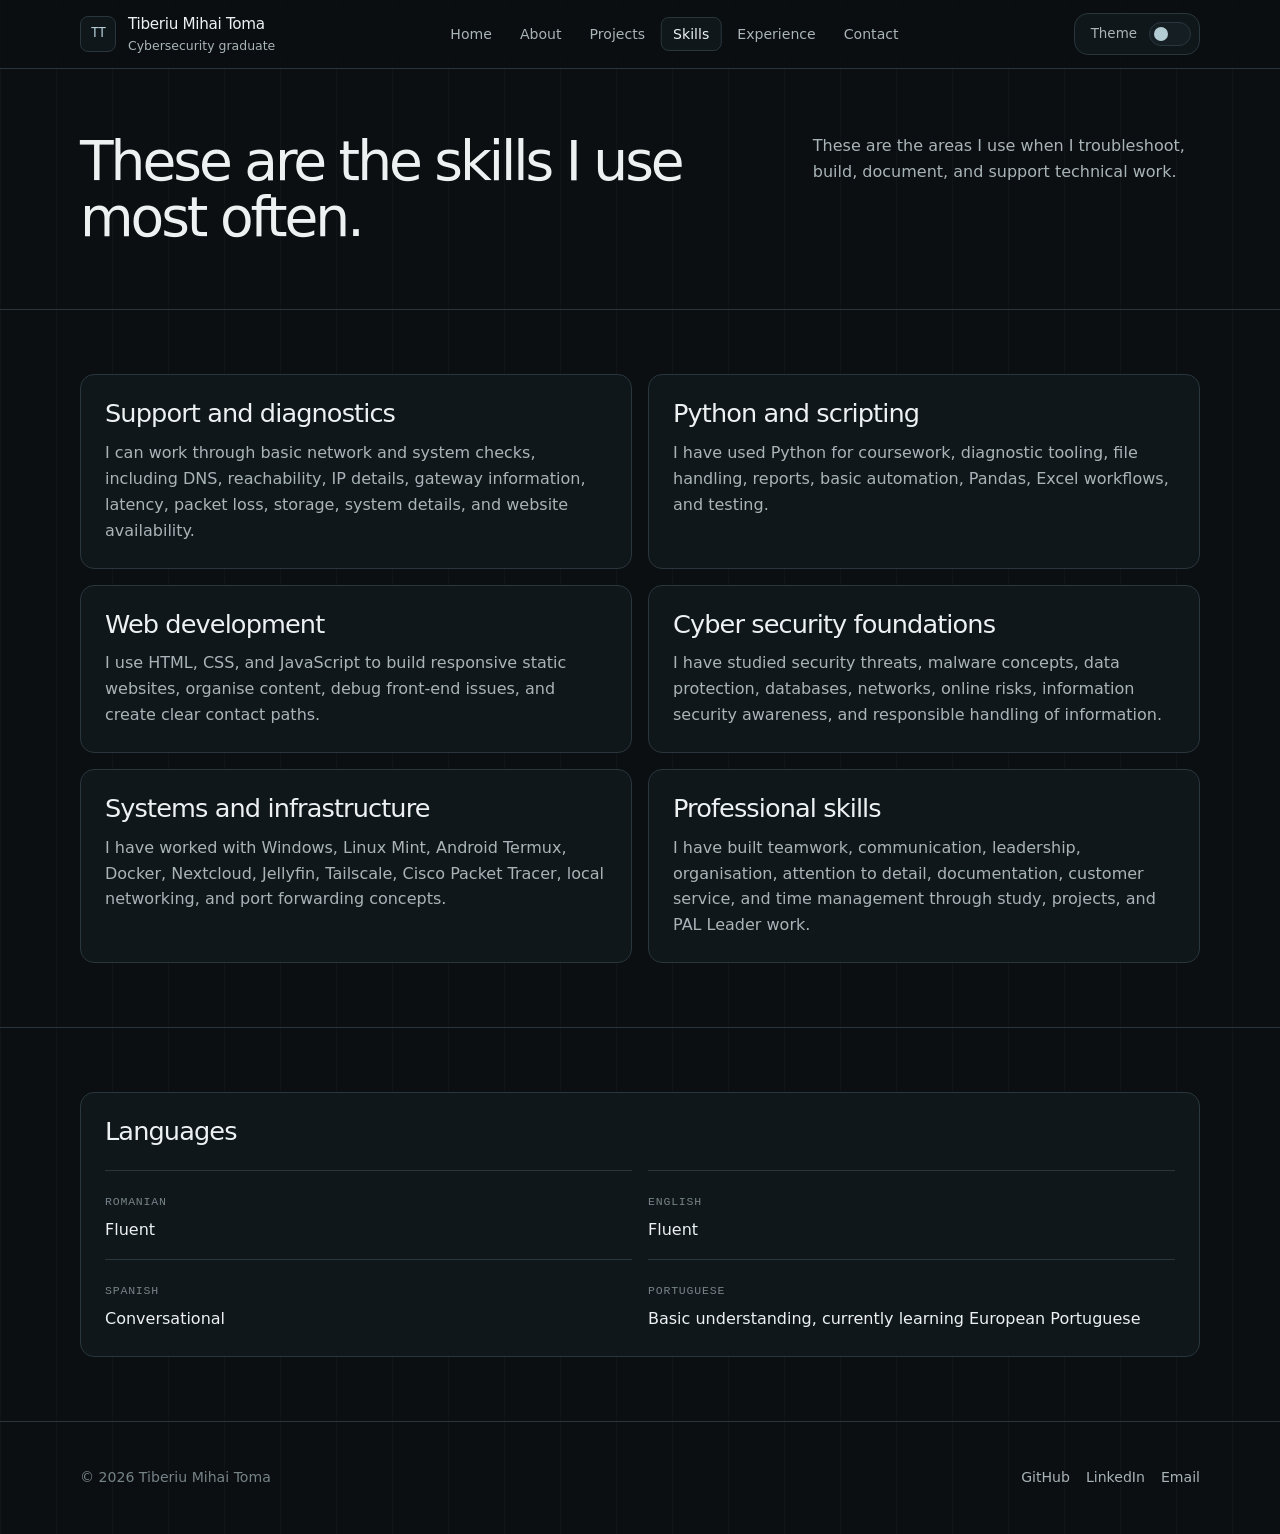
<file: skills.html>
<!doctype html>
<html lang="en" data-page="skills">
<head>
  <meta charset="utf-8">
  <meta name="viewport" content="width=device-width, initial-scale=1">
  <title>Skills | Tiberiu Mihai Toma</title>
  <meta name="description" content="Technical and professional skills for Tiberiu Mihai Toma, including Python, web development, cyber security, troubleshooting, Docker, Nextcloud and Linux.">
  <meta name="author" content="Tiberiu Mihai Toma">
  <meta property="og:title" content="Skills | Tiberiu Mihai Toma">
  <meta property="og:description" content="Technical and professional skills for Tiberiu Mihai Toma, including Python, web development, cyber security, troubleshooting, Docker, Nextcloud and Linux.">
  <meta property="og:type" content="website">
  <meta property="og:url" content="https://tibst1.github.io/tibs-portfolio/">
  <link rel="canonical" href="https://tibst1.github.io/tibs-portfolio/">
  <link rel="icon" type="image/svg+xml" href="assets/icons/favicon.svg">
  <link rel="stylesheet" href="assets/css/site.css">
</head>
<body>
  <a class="skip-link" href="#main-content">Skip to content</a>
  
<header class="site-header">
  <div class="container header-grid">
    <a class="brand" href="index.html" aria-label="Tiberiu Mihai Toma home">
      <span class="brand-mark" aria-hidden="true">TT</span>
      <span class="brand-copy">
        <strong>Tiberiu Mihai Toma</strong>
        <small>Cybersecurity graduate</small>
      </span>
    </a>

    <nav class="site-nav" id="site-nav" aria-label="Main navigation">
      <span class="nav-indicator" aria-hidden="true"></span>
      <a href="index.html" data-page="home">Home</a>
<a href="about.html" data-page="about">About</a>
<a href="projects.html" data-page="projects">Projects</a>
<a href="skills.html" data-page="skills" aria-current="page">Skills</a>
<a href="experience.html" data-page="experience">Experience</a>
<a href="contact.html" data-page="contact">Contact</a>
    </nav>

    <div class="header-tools">
      <button class="theme-toggle" type="button" aria-label="Toggle light and dark theme" aria-pressed="false">
        <span class="theme-toggle__text">Theme</span>
        <span class="theme-toggle__track" aria-hidden="true"></span>
      </button>
      <button class="menu-toggle" type="button" aria-label="Open navigation" aria-controls="site-nav" aria-expanded="false">Menu</button>
    </div>
  </div>
</header>


  <main id="main-content">

    <section class="page-intro">
      <div class="container intro-grid">
        <h1 class="reveal is-visible">These are the skills I use most often.</h1>
        <div class="intro-copy reveal reveal-delay-1">
          <p>
            These are the areas I use when I troubleshoot, build, document, and support technical work.
          </p>
        </div>
      </div>
    </section>

    <section class="section section-line">
      <div class="container skill-grid">
        <article class="skill-card reveal">
          <h2>Support and diagnostics</h2>
          <p>I can work through basic network and system checks, including DNS, reachability, IP details, gateway information, latency, packet loss, storage, system details, and website availability.</p>
        </article>
        <article class="skill-card reveal reveal-delay-1">
          <h2>Python and scripting</h2>
          <p>I have used Python for coursework, diagnostic tooling, file handling, reports, basic automation, Pandas, Excel workflows, and testing.</p>
        </article>
        <article class="skill-card reveal reveal-delay-2">
          <h2>Web development</h2>
          <p>I use HTML, CSS, and JavaScript to build responsive static websites, organise content, debug front-end issues, and create clear contact paths.</p>
        </article>
        <article class="skill-card reveal">
          <h2>Cyber security foundations</h2>
          <p>I have studied security threats, malware concepts, data protection, databases, networks, online risks, information security awareness, and responsible handling of information.</p>
        </article>
        <article class="skill-card reveal reveal-delay-1">
          <h2>Systems and infrastructure</h2>
          <p>I have worked with Windows, Linux Mint, Android Termux, Docker, Nextcloud, Jellyfin, Tailscale, Cisco Packet Tracer, local networking, and port forwarding concepts.</p>
        </article>
        <article class="skill-card reveal reveal-delay-2">
          <h2>Professional skills</h2>
          <p>I have built teamwork, communication, leadership, organisation, attention to detail, documentation, customer service, and time management through study, projects, and PAL Leader work.</p>
        </article>
      </div>
    </section>

    <section class="section section-line">
      <div class="container language-panel reveal">
        <h2>Languages</h2>
        <div class="language-grid">
          <div><span>Romanian</span><strong>Fluent</strong></div>
          <div><span>English</span><strong>Fluent</strong></div>
          <div><span>Spanish</span><strong>Conversational</strong></div>
          <div><span>Portuguese</span><strong>Basic understanding, currently learning European Portuguese</strong></div>
        </div>
      </div>
    </section>

  </main>

  
<footer class="site-footer">
  <div class="container footer-grid">
    <p>© <span id="year"></span> Tiberiu Mihai Toma</p>
    <div class="footer-links">
      <a href="https://github.com/TibsT1" target="_blank" rel="noopener noreferrer">GitHub</a>
      <a href="https://www.linkedin.com/in/tiberiu-mihai-toma-788a03307/" target="_blank" rel="noopener noreferrer">LinkedIn</a>
      <a href="mailto:tiberiumtoma@gmail.com">Email</a>
    </div>
  </div>
</footer>

  <button class="scroll-top" type="button" aria-label="Scroll back to top">Top</button>
  <div class="theme-wipe" aria-hidden="true"></div>

  <script src="assets/js/site.config.js"></script>
  <script src="assets/js/site.js" defer></script>
</body>
</html>
</file>
<file: assets/css/site.css>
:root {
  color-scheme: dark;
  --space-1: 4px;
  --space-2: 8px;
  --space-3: 12px;
  --space-4: 16px;
  --space-5: 24px;
  --space-6: 32px;
  --space-7: 48px;
  --space-8: 64px;
  --radius-1: 8px;
  --radius-2: 14px;
  --radius-3: 22px;
  --font-main: ui-sans-serif, system-ui, -apple-system, BlinkMacSystemFont, "Segoe UI", Arial, sans-serif;
  --font-mono: "SFMono-Regular", Consolas, Menlo, monospace;
  --bg: #0b0f11;
  --panel: #10171b;
  --panel-2: #151e23;
  --text: #edf1f2;
  --muted: #a9b4b8;
  --quiet: #768388;
  --line: #29363d;
  --accent: #b3ccd3;
  --accent-soft: #7f9b86;
  --shadow: 0 28px 80px rgb(0 0 0 / 0.22);
  --content: 1120px;
  --header-height: 68px;
  --ease: cubic-bezier(.22, 1, .36, 1);
}

body.light-mode {
  color-scheme: light;
  --bg: #f4f1ea;
  --panel: #ffffff;
  --panel-2: #ebe6dc;
  --text: #171b1d;
  --muted: #596468;
  --quiet: #818a8f;
  --line: #d6d0c4;
  --accent: #315e6b;
  --accent-soft: #54745b;
  --shadow: 0 28px 80px rgb(40 34 25 / 0.1);
}

* { box-sizing: border-box; margin: 0; padding: 0; }
html { -webkit-text-size-adjust: 100%; scroll-behavior: auto; }
body {
  min-height: 100vh;
  overflow-x: hidden;
  color: var(--text);
  background: linear-gradient(90deg, rgb(255 255 255 / .025) 1px, transparent 1px) 0 0 / 56px 56px, var(--bg);
  font-family: var(--font-main);
  font-size: 16px;
  line-height: 1.62;
  transition: background-color 420ms var(--ease), color 420ms var(--ease);
}
a { color: inherit; text-decoration: none; }
button { color: inherit; font: inherit; }
ul { padding-left: 1.15rem; }
li + li { margin-top: var(--space-2); }

.skip-link {
  position: fixed;
  top: var(--space-4);
  left: var(--space-4);
  z-index: 100;
  transform: translateY(-140%);
  padding: var(--space-3) var(--space-4);
  border-radius: var(--radius-1);
  background: var(--accent);
  color: var(--bg);
  transition: transform 180ms ease;
}
.skip-link:focus { transform: translateY(0); }
.container { width: min(var(--content), calc(100% - 48px)); margin-inline: auto; }

.site-header {
  position: sticky;
  top: 0;
  z-index: 50;
  min-height: var(--header-height);
  border-bottom: 1px solid var(--line);
  background: color-mix(in srgb, var(--bg) 94%, transparent);
  backdrop-filter: blur(12px);
}
.header-grid {
  min-height: var(--header-height);
  display: grid;
  grid-template-columns: auto minmax(0, 1fr) auto;
  gap: var(--space-5);
  align-items: center;
}
.brand {
  min-width: 0;
  display: inline-flex;
  align-items: center;
  gap: var(--space-3);
}
.brand-mark {
  width: 36px;
  height: 36px;
  display: grid;
  place-items: center;
  flex: 0 0 auto;
  border: 1px solid var(--line);
  border-radius: var(--radius-1);
  background: var(--panel);
  color: var(--accent);
  font-family: var(--font-mono);
  font-size: .86rem;
  letter-spacing: -.08em;
  transition: transform 220ms var(--ease), border-color 220ms ease;
}
.brand:hover .brand-mark { transform: translateY(-2px); border-color: var(--accent); }
.brand-copy { display: grid; gap: 0; min-width: 0; }
.brand-copy strong { font-size: .95rem; font-weight: 500; letter-spacing: -.02em; }
.brand-copy small { color: var(--muted); font-size: .78rem; }

.site-nav {
  position: relative;
  justify-self: center;
  display: flex;
  align-items: center;
  gap: var(--space-1);
}
.nav-indicator {
  position: absolute;
  top: 50%;
  left: 0;
  width: 60px;
  height: 34px;
  border: 1px solid var(--line);
  border-radius: var(--radius-1);
  background: var(--panel);
  opacity: 0;
  transform: translate(0, -50%);
  transition: transform 420ms var(--ease), width 420ms var(--ease), opacity 180ms ease, background-color 420ms var(--ease), border-color 420ms var(--ease);
}
.site-nav a {
  position: relative;
  z-index: 1;
  min-height: 34px;
  display: inline-flex;
  align-items: center;
  padding-inline: var(--space-3);
  border-radius: var(--radius-1);
  color: var(--muted);
  font-size: .88rem;
  transition: color 180ms ease, transform 180ms var(--ease), border-color 180ms ease, background-color 180ms ease;
}
.site-nav a:hover, .site-nav a.active { color: var(--text); }
.site-nav a.is-clicked { transform: translateY(-2px); }
.header-tools { display: flex; align-items: center; gap: var(--space-2); }
.theme-toggle, .menu-toggle, .button, .scroll-top {
  border: 1px solid var(--line);
  border-radius: var(--radius-1);
  background: var(--panel);
  color: var(--text);
  cursor: pointer;
  transition: transform 220ms var(--ease), border-color 220ms ease, background-color 420ms var(--ease);
}
.theme-toggle:hover, .menu-toggle:hover, .button:hover, .scroll-top:hover { border-color: var(--accent); }
.theme-toggle {
  min-height: 38px;
  display: inline-flex;
  align-items: center;
  gap: var(--space-3);
  padding: var(--space-2);
  border-radius: var(--radius-2);
}
.theme-toggle__text { padding-left: var(--space-2); color: var(--muted); font-size: .84rem; }
.theme-toggle__track {
  position: relative;
  width: 42px;
  height: 24px;
  flex: 0 0 auto;
  border: 1px solid var(--line);
  border-radius: 999px;
  background: var(--panel-2);
}
.theme-toggle__track::after {
  content: "";
  position: absolute;
  top: 4px;
  left: 4px;
  width: 14px;
  height: 14px;
  border-radius: 50%;
  background: var(--accent);
  transition: transform 320ms var(--ease), background-color 420ms var(--ease);
}
body.light-mode .theme-toggle__track::after { transform: translateX(18px); }
.menu-toggle { display: none; min-height: 38px; padding-inline: var(--space-3); }

.home-hero, .page-intro, .section, .case-study { padding-block: var(--space-8); }
.home-hero { min-height: calc(100vh - var(--header-height)); display: grid; align-items: center; }
.home-grid, .intro-grid, .about-grid, .contact-grid { display: grid; gap: var(--space-8); }
.home-grid { grid-template-columns: minmax(0, 1fr) 360px; align-items: end; }
.intro-grid { grid-template-columns: minmax(0, .95fr) minmax(280px, .55fr); align-items: start; }
.home-hero h1, .page-intro h1 {
  max-width: 820px;
  font-size: clamp(2.4rem, 5.2vw, 4.8rem);
  line-height: 1.02;
  letter-spacing: -.055em;
  font-weight: 500;
}
.page-intro h1 { font-size: clamp(2.25rem, 4.3vw, 3.9rem); }
h2 { font-size: clamp(1.35rem, 2vw, 2.05rem); line-height: 1.12; letter-spacing: -.035em; font-weight: 500; }
h3 { font-size: 1.04rem; line-height: 1.18; letter-spacing: -.02em; font-weight: 500; }
.lead, .intro-copy p, .intro-strip p, .work-preview p, .text-panel p, .side-notes p, .compact-card p, .case-body p, .lab-card p, .skill-card p, .contact-panel p, .timeline-item p { color: var(--muted); }
.lead { max-width: 760px; margin-top: var(--space-5); font-size: clamp(1rem, 1.18vw, 1.1rem); line-height: 1.74; }
.intro-copy p + p { margin-top: var(--space-4); }
.action-row { display: flex; flex-wrap: wrap; gap: var(--space-3); margin-top: var(--space-6); }
.button { min-height: 42px; display: inline-flex; align-items: center; justify-content: center; padding-inline: var(--space-4); font-size: .92rem; }
.button:hover, .scroll-top:hover { transform: translateY(-2px); }
.button--solid { background: var(--text); border-color: var(--text); color: var(--bg); }

.profile-card, .work-preview, .text-panel, .side-notes article, .compact-card, .case-sidebar, .case-body, .lab-card, .skill-card, .language-panel, .timeline-item, .contact-panel, .contact-list a {
  border: 1px solid var(--line);
  border-radius: var(--radius-2);
  background: var(--panel);
}
.profile-card { padding: var(--space-5); box-shadow: var(--shadow); }
.cat-art { margin-bottom: var(--space-5); color: var(--accent-soft); font-family: var(--font-mono); font-size: .94rem; line-height: 1.1; text-align: right; white-space: pre; }
.profile-line { padding-top: var(--space-4); border-top: 1px solid var(--line); }
.profile-line + .profile-line { margin-top: var(--space-4); }
.profile-line span, .case-sidebar span, .case-sidebar p, .contact-list span, .language-grid span { color: var(--quiet); font-family: var(--font-mono); font-size: .72rem; letter-spacing: .07em; text-transform: uppercase; }
.profile-line p { margin-top: var(--space-1); }
.section-line, .case-study { border-top: 1px solid var(--line); }
.intro-strip { display: grid; grid-template-columns: minmax(0, .8fr) minmax(280px, .7fr); gap: var(--space-7); align-items: start; }
.work-preview-grid { display: grid; grid-template-columns: minmax(0, 1fr) 340px; gap: var(--space-4); }
.work-preview { padding: var(--space-5); }
.work-preview--main { grid-row: span 2; min-height: 360px; display: flex; flex-direction: column; justify-content: flex-end; }
.work-preview p, .compact-card p, .lab-card p, .skill-card p { margin-top: var(--space-3); }
.work-preview a { display: inline-flex; width: fit-content; margin-top: var(--space-5); color: var(--accent); }
.about-grid, .contact-grid { grid-template-columns: minmax(0, .7fr) minmax(300px, .3fr); }
.text-panel, .side-notes article, .compact-card, .lab-card, .skill-card, .language-panel, .contact-panel, .case-body { padding: var(--space-5); }
.text-panel p + p { margin-top: var(--space-4); }
.side-notes, .contact-list { display: grid; gap: var(--space-3); }
.side-notes h2 { font-size: 1.1rem; }
.three-grid, .two-grid, .lab-grid, .skill-grid { display: grid; gap: var(--space-4); }
.three-grid, .lab-grid { grid-template-columns: repeat(3, minmax(0, 1fr)); }
.two-grid, .skill-grid { grid-template-columns: repeat(2, minmax(0, 1fr)); }
.case-study--first { border-top: 0; }
.case-grid { display: grid; grid-template-columns: 220px minmax(0, 1fr); gap: var(--space-5); }
.case-sidebar { position: sticky; top: calc(var(--header-height) + 24px); height: fit-content; padding: var(--space-4); }
.case-sidebar span { display: block; margin-bottom: var(--space-3); color: var(--accent); font-size: 1rem; }
.case-sidebar a { display: block; width: fit-content; margin-top: var(--space-4); color: var(--accent); }
.case-body h2 { font-size: clamp(1.9rem, 3.2vw, 3.2rem); }
.case-body p { margin-top: var(--space-4); }
.case-columns { display: grid; grid-template-columns: repeat(2, minmax(0, 1fr)); gap: var(--space-5); margin-top: var(--space-6); }
.case-columns h3 { margin-bottom: var(--space-3); }
.case-columns ul { color: var(--muted); }
.command-box { margin-top: var(--space-6); padding: var(--space-4); overflow-x: auto; border: 1px solid var(--line); border-radius: var(--radius-1); background: var(--bg); color: var(--text); font-family: var(--font-mono); font-size: .84rem; line-height: 1.65; }
.language-grid { display: grid; grid-template-columns: repeat(2, minmax(0, 1fr)); gap: var(--space-4); margin-top: var(--space-5); }
.language-grid div { padding-top: var(--space-4); border-top: 1px solid var(--line); }
.language-grid strong { display: block; margin-top: var(--space-1); font-weight: 500; }
.timeline { display: grid; gap: var(--space-3); }
.timeline-item { display: grid; grid-template-columns: 190px minmax(0, 1fr); gap: var(--space-5); padding: var(--space-5); }
.timeline-item time { color: var(--quiet); font-family: var(--font-mono); font-size: .8rem; }
.timeline-item p { margin-top: var(--space-2); }
.contact-list a { display: grid; gap: var(--space-1); padding: var(--space-4); transition: transform 220ms var(--ease), border-color 220ms ease; }
.contact-list a:hover { transform: translateY(-2px); border-color: var(--accent); }
.contact-list strong { overflow-wrap: anywhere; font-weight: 500; }
.site-footer { border-top: 1px solid var(--line); }
.footer-grid { min-height: 112px; display: flex; justify-content: space-between; gap: var(--space-5); align-items: center; color: var(--quiet); font-size: .88rem; }
.footer-links { display: flex; flex-wrap: wrap; gap: var(--space-4); }
.footer-links a { color: var(--muted); }
.footer-links a:hover { color: var(--text); }
.scroll-top { position: fixed; right: var(--space-5); bottom: var(--space-5); z-index: 30; min-height: 38px; padding-inline: var(--space-3); opacity: 0; pointer-events: none; transform: translateY(10px); transition: opacity 220ms ease, transform 220ms var(--ease), border-color 220ms ease, background-color 420ms var(--ease); }
.scroll-top.is-visible { opacity: 1; pointer-events: auto; transform: translateY(0); }
.theme-wipe { position: fixed; inset: 0; z-index: 999; pointer-events: none; background: var(--bg); transform: scaleX(0); transform-origin: right; }
.theme-wipe.is-active { animation: theme-wipe 520ms var(--ease) forwards; }
@keyframes theme-wipe { 0% { transform: scaleX(0); transform-origin: right; } 45% { transform: scaleX(1); transform-origin: right; } 46% { transform: scaleX(1); transform-origin: left; } 100% { transform: scaleX(0); transform-origin: left; } }
.reveal { opacity: 0; transform: translateY(16px); transition: opacity 520ms var(--ease), transform 520ms var(--ease); }
.reveal.is-visible { opacity: 1; transform: translateY(0); }
.reveal-delay-1 { transition-delay: 70ms; }
.reveal-delay-2 { transition-delay: 140ms; }
.not-found { min-height: calc(100vh - var(--header-height)); display: grid; align-items: center; }

.cv-body { background: #f4f1ea; color: #171b1d; }
.cv-document { width: min(920px, calc(100% - 32px)); margin: var(--space-6) auto; padding: var(--space-7); border: 1px solid #d6d0c4; border-radius: var(--radius-2); background: #fff; color: #171b1d; }
.cv-document a { color: #315e6b; }
.cv-header { padding-bottom: var(--space-5); border-bottom: 1px solid #d6d0c4; }
.cv-header h1 { margin-top: var(--space-5); font-size: clamp(2rem, 6vw, 3.4rem); }
.cv-document section { padding-block: var(--space-5); border-bottom: 1px solid #d6d0c4; }
.cv-document section:last-child { border-bottom: 0; }
.cv-document h2 { margin-bottom: var(--space-3); color: #315e6b; font-family: var(--font-mono); font-size: .84rem; text-transform: uppercase; letter-spacing: .08em; }
.cv-document h3 { margin-top: var(--space-3); color: #171b1d; }
.cv-document p, .cv-document li { color: #596468; }

@media (max-width: 900px) {
  :root { --header-height: 60px; }
  .container { width: min(100% - 28px, var(--content)); }
  .site-header { min-height: var(--header-height); }
  .header-grid { min-height: var(--header-height); grid-template-columns: minmax(0, 1fr) auto auto; gap: var(--space-2); }
  .brand { gap: var(--space-2); overflow: hidden; }
  .brand-mark { width: 32px; height: 32px; font-size: .76rem; border-radius: 7px; }
  .brand-copy { overflow: hidden; }
  .brand-copy strong { max-width: min(42vw, 220px); overflow: hidden; text-overflow: ellipsis; white-space: nowrap; font-size: .88rem; }
  .brand-copy small { display: none; }
  .theme-toggle { min-height: 34px; padding: 5px; }
  .theme-toggle__text { display: none; }
  .theme-toggle__track { width: 36px; height: 20px; }
  .theme-toggle__track::after { top: 3px; left: 3px; width: 12px; height: 12px; }
  body.light-mode .theme-toggle__track::after { transform: translateX(16px); }
  .menu-toggle { min-height: 34px; display: inline-flex; align-items: center; justify-content: center; padding-inline: var(--space-2); font-size: .85rem; }

  .site-nav {
    display: none;
    position: fixed;
    top: calc(var(--header-height) + 8px);
    left: 14px;
    right: 14px;
    z-index: 90;
    grid-template-columns: repeat(2, minmax(0, 1fr));
    gap: 6px;
    padding: 8px;
    border: 1px solid var(--line);
    border-radius: var(--radius-2);
    background: var(--panel);
    box-shadow: var(--shadow);
    max-height: min(320px, calc(100dvh - var(--header-height) - 22px));
    overflow-y: auto;
    overscroll-behavior: contain;
  }
  .site-nav.is-open { display: grid; }
  .nav-indicator { display: none; }
  .site-nav a {
    min-height: 40px;
    width: 100%;
    display: flex;
    align-items: center;
    justify-content: center;
    padding: 0 var(--space-2);
    border: 1px solid transparent;
    border-radius: var(--radius-1);
    background: transparent;
    color: var(--muted);
    font-size: .88rem;
    text-align: center;
  }
  .site-nav a.active { border-color: var(--line); background: var(--panel-2); color: var(--text); }
  .site-nav a:hover { border-color: var(--accent); }

  .home-hero { min-height: auto; padding-block: var(--space-7); }
  .page-intro, .section, .case-study { padding-block: var(--space-7); }
  .home-grid, .intro-grid, .about-grid, .contact-grid, .intro-strip, .work-preview-grid, .three-grid, .two-grid, .lab-grid, .skill-grid, .case-grid, .case-columns { grid-template-columns: 1fr; gap: var(--space-5); }
  .home-grid { align-items: start; }
  .project-preview--main, .work-preview--main { min-height: auto; grid-row: auto; }
  .case-sidebar { position: static; }
  .case-sidebar a { margin-top: var(--space-2); }
  .timeline-item { grid-template-columns: 1fr; gap: var(--space-3); }
  .footer-grid { min-height: auto; padding-block: var(--space-6); display: grid; }
}

@media (max-width: 640px) {
  :root { --space-7: 40px; --space-8: 44px; }
  body { font-size: 15px; background: linear-gradient(90deg, rgb(255 255 255 / .022) 1px, transparent 1px) 0 0 / 44px 44px, var(--bg); }
  .container { width: min(100% - 24px, var(--content)); }
  .brand-copy strong { max-width: 38vw; }
  .site-nav { left: 12px; right: 12px; grid-template-columns: repeat(2, minmax(0, 1fr)); }
  .site-nav a { min-height: 38px; font-size: .84rem; }
  .home-hero h1, .page-intro h1 { font-size: clamp(2.05rem, 10.8vw, 3.15rem); line-height: 1.04; letter-spacing: -.045em; }
  h2 { font-size: clamp(1.25rem, 6.5vw, 1.85rem); line-height: 1.14; }
  h3 { font-size: 1rem; }
  .lead, .intro-copy p { font-size: .98rem; line-height: 1.65; }
  .action-row { display: grid; grid-template-columns: 1fr; gap: var(--space-2); margin-top: var(--space-5); }
  .button { width: 100%; min-height: 44px; }
  .profile-card, .work-preview, .text-panel, .side-notes article, .compact-card, .case-sidebar, .case-body, .lab-card, .skill-card, .language-panel, .timeline-item, .contact-panel, .cv-document { padding: var(--space-4); border-radius: var(--radius-2); }
  .profile-card { box-shadow: none; }
  .cat-art { text-align: left; margin-bottom: var(--space-4); }
  .case-body h2 { font-size: clamp(1.55rem, 8.5vw, 2.4rem); }
  .command-box { font-size: .78rem; padding: var(--space-3); }
  .language-grid { grid-template-columns: 1fr; gap: var(--space-3); }
  .contact-list a { padding: var(--space-3); }
  .scroll-top { right: var(--space-3); bottom: var(--space-3); min-height: 36px; font-size: .84rem; }
  .cv-document { width: min(100% - 20px, 920px); margin-block: var(--space-3); }
  .cv-header h1 { font-size: clamp(1.8rem, 10vw, 2.8rem); }
}


@media print {
  .site-header, .site-footer, .scroll-top, .skip-link, .theme-wipe { display: none; }
  .cv-document { width: 100%; margin: 0; border: 0; border-radius: 0; }
}

@media (prefers-reduced-motion: reduce) {
  *, *::before, *::after { animation-duration: .01ms !important; animation-iteration-count: 1 !important; scroll-behavior: auto !important; transition-duration: .01ms !important; }
  .reveal { opacity: 1; transform: none; }
}
</file>
